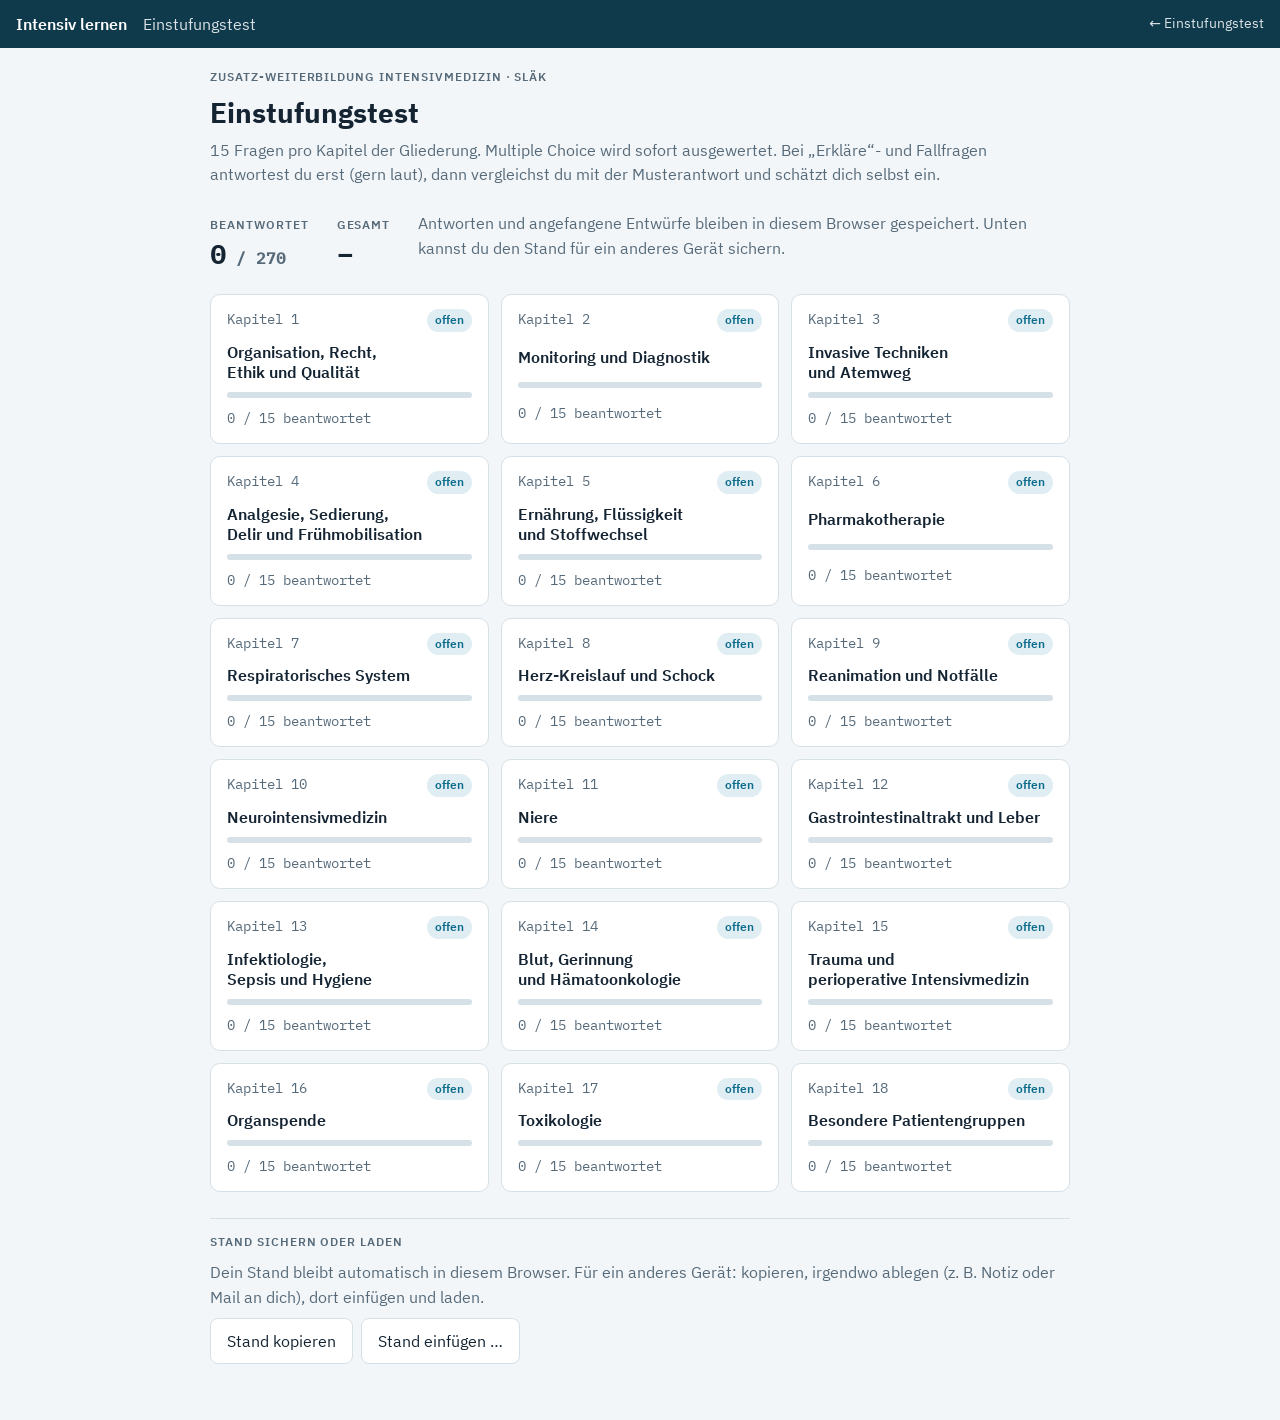
<file: einstufung/test/index.html>
<!doctype html>
<html lang="de">
<head>
<meta charset="utf-8">
<meta name="viewport" content="width=device-width, initial-scale=1, viewport-fit=cover">
<title>Einstufungstest Intensivmedizin</title>
<style>body{margin:0}img{max-width:100%}[hidden]{display:none!important}</style>
</head>
<body>

<style>
/* Layout: eine ruhige Spalte wie ein Prüfungsbogen; Übersicht als Raster aus 18 Kapitelkarten, Frage-Ansicht einspaltig. */
:root {
  --bg: #f3f6f8;
  --surface: #ffffff;
  --ink: #142433;
  --muted: #566a7a;
  --line: #d6e0e7;
  --accent: #0d6c8c;
  --accent-ink: #ffffff;
  --accent-soft: #e0eef4;
  --ok: #1f7a4d;
  --ok-soft: #e1f2e8;
  --mid: #9a6408;
  --mid-soft: #fbefd9;
  --bad: #b3362d;
  --bad-soft: #f8e2df;
  --font-body: "IBM Plex Sans", system-ui, -apple-system, "Segoe UI", sans-serif;
  --font-mono: "IBM Plex Mono", ui-monospace, Menlo, Consolas, monospace;
}
@media (prefers-color-scheme: dark) { :root:not([data-theme="light"]) {
  --bg: #0f171e; --surface: #16222c; --ink: #e3ebf1; --muted: #93a6b5; --line: #2a3a47;
  --accent: #4fb3d6; --accent-ink: #08202a; --accent-soft: #173543;
  --ok: #5cc28d; --ok-soft: #173426; --mid: #e0a740; --mid-soft: #3a2c12; --bad: #ef7d72; --bad-soft: #3d1c19;
  color-scheme: dark } }
:root[data-theme="dark"] {
  --bg: #0f171e; --surface: #16222c; --ink: #e3ebf1; --muted: #93a6b5; --line: #2a3a47;
  --accent: #4fb3d6; --accent-ink: #08202a; --accent-soft: #173543;
  --ok: #5cc28d; --ok-soft: #173426; --mid: #e0a740; --mid-soft: #3a2c12; --bad: #ef7d72; --bad-soft: #3d1c19;
  color-scheme: dark }

body { background: var(--bg); color: var(--ink); font-family: var(--font-body); font-size: 16px; line-height: 1.55;
  padding-left: max(16px, env(safe-area-inset-left, 0px)); padding-right: max(16px, env(safe-area-inset-right, 0px)); padding-block: 20px 48px; }
.wrap { max-width: 860px; margin: 0 auto; display: grid; gap: 24px; }
h1, h2, h3 { text-wrap: balance; margin: 0; line-height: 1.25; }
h1 { font-size: 1.75rem; font-weight: 700; }
h2 { font-size: 1.25rem; font-weight: 600; }
p { margin: 0; }
.muted { color: var(--muted); }
.eyebrow { font-size: .75rem; letter-spacing: .08em; text-transform: uppercase; color: var(--muted); font-weight: 600; }
.mono { font-family: var(--font-mono); font-variant-numeric: tabular-nums; }
button { font: inherit; cursor: pointer; border-radius: 8px; border: 1px solid var(--line); background: var(--surface); color: var(--ink); padding: 10px 16px; min-height: 44px; }
button:hover { border-color: var(--accent); }
button:focus-visible, textarea:focus-visible, a:focus-visible { outline: 3px solid var(--accent); outline-offset: 2px; }
button.primary { background: var(--accent); color: var(--accent-ink); border-color: var(--accent); font-weight: 600; }
button:disabled { opacity: .5; cursor: default; }
a { color: var(--accent); }

header.top { display: grid; gap: 8px; }
.summary { display: flex; flex-wrap: wrap; gap: 12px 28px; align-items: baseline; }
.summary .big { font-size: 1.6rem; font-weight: 700; font-family: var(--font-mono); }

.grid { display: grid; grid-template-columns: repeat(auto-fill, minmax(250px, 1fr)); gap: 12px; }
.card { background: var(--surface); border: 1px solid var(--line); border-radius: 10px; padding: 14px 16px; display: grid; gap: 10px; text-align: left; }
.card .row { display: flex; justify-content: space-between; gap: 8px; align-items: baseline; }
.card .nr { font-family: var(--font-mono); color: var(--muted); font-size: .85rem; }
.card h3 { font-size: 1rem; font-weight: 600; min-width: 0; }
.bar { height: 6px; border-radius: 3px; background: var(--line); overflow: hidden; display: flex; }
.bar span { display: block; height: 100%; }
.pill { display: inline-block; font-size: .75rem; font-weight: 600; padding: 2px 8px; border-radius: 999px; white-space: nowrap; }
.pill.ok { background: var(--ok-soft); color: var(--ok); }
.pill.mid { background: var(--mid-soft); color: var(--mid); }
.pill.bad { background: var(--bad-soft); color: var(--bad); }
.pill.none { background: var(--accent-soft); color: var(--accent); }
.card.empty { opacity: .6; }

.quiz { background: var(--surface); border: 1px solid var(--line); border-radius: 12px; padding: 20px; display: grid; gap: 18px; }
.qhead { display: flex; flex-wrap: wrap; gap: 8px 14px; align-items: center; justify-content: space-between; }
.dots { display: flex; flex-wrap: wrap; gap: 4px; }
.dots i { width: 14px; height: 14px; border-radius: 3px; background: var(--line); display: block; }
.dots i.cur { outline: 2px solid var(--accent); outline-offset: 1px; }
.dots i.ok { background: var(--ok); } .dots i.mid { background: var(--mid); } .dots i.bad { background: var(--bad); }
.qtext { font-size: 1.1rem; white-space: pre-wrap; }
.typ { font-size: .75rem; font-weight: 600; letter-spacing: .06em; text-transform: uppercase; color: var(--accent); }
.opts { display: grid; gap: 8px; }
.opts button { text-align: left; display: grid; grid-template-columns: 28px 1fr; gap: 8px; align-items: start; }
.opts button b { font-family: var(--font-mono); }
.opts button.right { border-color: var(--ok); background: var(--ok-soft); }
.opts button.wrong { border-color: var(--bad); background: var(--bad-soft); }
textarea { width: 100%; box-sizing: border-box; min-height: 150px; font: inherit; color: var(--ink); background: var(--bg); border: 1px solid var(--line); border-radius: 8px; padding: 12px; resize: vertical; }
.partial { color: var(--muted); font-style: italic; min-height: 1.4em; }
.actions { display: flex; flex-wrap: wrap; gap: 8px; }
.mic.on { background: var(--bad); color: #fff; border-color: var(--bad); }
.result { border-top: 1px solid var(--line); padding-top: 16px; display: grid; gap: 12px; }
.result ul { margin: 0; padding-left: 1.2em; display: grid; gap: 4px; }
.verdict { display: flex; gap: 10px; align-items: center; flex-wrap: wrap; }
.sources { font-size: .85rem; color: var(--muted); }
.note { font-size: .9rem; padding: 10px 12px; border-radius: 8px; background: var(--accent-soft); }
.hidden-ans { color: var(--muted); }
@media (prefers-reduced-motion: no-preference) { .bar span { transition: width .4s ease; } }
.stand { display: grid; gap: 8px; border-top: 1px solid var(--line); padding-top: 14px; margin-top: 6px; }
.stand p { margin: 0; }
.stand textarea { min-height: 80px; font-family: var(--font-mono); font-size: .8rem; }
</style>
<link rel="stylesheet" href="../../assets/design.css">
<style>/* Namen dieser Seite auf die gemeinsamen Farben legen */
:root,:root:not([data-theme="light"]),:root[data-theme="dark"]{--panel:var(--surface);--fg:var(--ink);--warn:var(--mid);--warn-soft:var(--mid-soft);--f-body:var(--font-body);--f-head:var(--font-body);--f-mono:var(--font-mono)}
body{margin:0;padding-top:0!important}.il-kopf{margin:0 calc(50% - 50vw) 20px}</style>
<header class="il-kopf"><div class="il-kopf__innen"><a class="il-kopf__name" href="../../index.html">Intensiv lernen</a><span class="il-kopf__titel">Einstufungstest</span><a class="il-kopf__zurueck" href="../../einstufungstest.html">← Einstufungstest</a></div></header>


<div class="wrap">
  <header class="top">
    <span class="eyebrow">Zusatz-Weiterbildung Intensivmedizin · SLÄK</span>
    <h1>Einstufungstest</h1>
    <p class="muted" id="intro">15 Fragen pro Kapitel der Gliederung. Multiple Choice wird sofort ausgewertet, „Erkläre“- und Fallfragen beantwortest du frei, gern per Mikrofon wie im Fachgespräch. Claude vergleicht deine Antwort mit der Musterantwort aus unseren Materialien.</p>
  </header>
  <main id="app"><p class="muted">Lade Fragen …</p></main>
</div>

<script>
const BLOCKS = ["Organisation, Recht, Ethik und Qualität","Monitoring und Diagnostik","Invasive Techniken und Atemweg","Analgesie, Sedierung, Delir und Frühmobilisation","Ernährung, Flüssigkeit und Stoffwechsel","Pharmakotherapie","Respiratorisches System","Herz-Kreislauf und Schock","Reanimation und Notfälle","Neurointensivmedizin","Niere","Gastrointestinaltrakt und Leber","Infektiologie, Sepsis und Hygiene","Blut, Gerinnung und Hämatoonkologie","Trauma und perioperative Intensivmedizin","Organspende","Toxikologie","Besondere Patientengruppen"];
const TYP = { mc: "Multiple Choice", erklaere: "Erkläre", fall: "Fallbeispiel" };
const app = document.getElementById("app");
let QUESTIONS = [];            // all questions
let ANSWERS = {};              // id -> stored answer
let caps = { db: null, sample: null, dict: null, tts: null };
let state = { view: "overview", block: null, idx: 0 };

const esc = s => String(s ?? "").replace(/[&<>"']/g, c => ({ "&": "&amp;", "<": "&lt;", ">": "&gt;", '"': "&quot;", "'": "&#39;" }[c]));
const lvl = p => p == null ? "none" : p >= 0.75 ? "ok" : p >= 0.45 ? "mid" : "bad";
const lvlText = { ok: "sicher", mid: "teilweise", bad: "Lücke", none: "offen" };
const pct = p => Math.round(p * 100) + " %";

function lsGet() { try { return JSON.parse(localStorage.getItem("einstufung_antworten") || "{}"); } catch { return {}; } }
function lsSet() { try { localStorage.setItem("einstufung_antworten", JSON.stringify(ANSWERS)); } catch {} }

async function saveAnswer(a) {
  ANSWERS[a.id] = a; lsSet(); clearDraft(a.id);
  if (caps.db) { try { await caps.db.collection("antworten").doc(a.id).set(a); } catch (e) { console.warn("db", e); } }
}

async function loadQuestions() {
  const out = [];
  await Promise.all(BLOCKS.map(async (_, i) => {
    const n = String(i + 1).padStart(2, "0");
    try {
      const r = await fetch(`fragen/block_${n}.json`);
      if (!r.ok) return;
      const j = await r.json();
      (j.fragen || []).forEach(q => out.push({ ...q, block: i + 1 }));
    } catch {}
  }));
  out.sort((a, b) => a.id.localeCompare(b.id));
  return out;
}

function blockStats(b) {
  const qs = QUESTIONS.filter(q => q.block === b);
  const done = qs.filter(q => ANSWERS[q.id]);
  const score = done.length ? done.reduce((s, q) => s + (ANSWERS[q.id].punkte || 0), 0) / done.length : null;
  return { total: qs.length, done: done.length, score, drafts: qs.filter(q => !ANSWERS[q.id] && DRAFTS[q.id]).length };
}

function renderOverview() {
  state.view = "overview";
  const all = QUESTIONS.filter(q => ANSWERS[q.id]);
  const overall = all.length ? all.reduce((s, q) => s + ANSWERS[q.id].punkte, 0) / all.length : null;
  let html = `<div style="display:grid;gap:20px">
    <div class="summary">
      <div><div class="eyebrow">Beantwortet</div><div class="big">${all.length}<span class="muted" style="font-size:1rem"> / ${QUESTIONS.length}</span></div></div>
      <div><div class="eyebrow">Gesamt</div><div class="big">${overall == null ? "–" : pct(overall)}</div></div>
      <div class="muted" style="flex:1;min-width:200px">${caps.db ? "Antworten und Entwürfe werden automatisch gespeichert und erscheinen auf jedem Gerät, auf dem du diese Seite bei claude.ai öffnest (PC, Handy, App)." : "Antworten und angefangene Entwürfe bleiben in diesem Browser gespeichert. Unten kannst du den Stand für ein anderes Gerät sichern."}</div>
    </div>
    ${resumeHtml()}
    <div class="grid">`;
  BLOCKS.forEach((t, i) => {
    const b = i + 1, s = blockStats(b), l = s.done ? lvl(s.score) : "none";
    const w = s.total ? (s.done / s.total * 100) : 0;
    html += `<button class="card${s.total ? "" : " empty"}" data-block="${b}" ${s.total ? "" : "disabled"}>
      <div class="row"><span class="nr">Kapitel ${b}</span><span class="pill ${l}">${s.total ? (s.done ? lvlText[l] + " · " + pct(s.score) : "offen") : "Fragen folgen"}</span></div>
      <h3>${esc(t)}</h3>
      <div class="bar"><span style="width:${w}%;background:var(--${l === "none" ? "accent" : l})"></span></div>
      <span class="muted mono" style="font-size:.85rem">${s.done} / ${s.total || 15} beantwortet${s.drafts ? ` · ${s.drafts} angefangen` : ""}</span>
    </button>`;
  });
  html += `</div></div>`;
  app.innerHTML = html;
  app.firstElementChild.appendChild(standPanel(null));
  app.querySelectorAll("[data-block]").forEach(el => el.addEventListener("click", () => openBlock(+el.dataset.block)));
  const r = document.getElementById("resume");
  if (r) r.onclick = () => openBlock(+r.dataset.b);
}

function resumeHtml() {
  // Zuletzt bearbeitetes Kapitel mit offenen Fragen (Antworten und Entwürfe)
  const events = [...Object.values(ANSWERS), ...Object.values(DRAFTS)].filter(a => a && a.zeit && a.id)
    .map(a => ({ zeit: a.zeit, block: QUESTIONS.find(q => q.id === a.id)?.block })).filter(e => e.block)
    .sort((a, b) => b.zeit.localeCompare(a.zeit));
  for (const e of events) {
    const s = blockStats(e.block);
    if (s.done < s.total) return `<div class="actions"><button id="resume" class="primary" data-b="${e.block}">Weitermachen: Kapitel ${e.block}</button></div>`;
  }
  return "";
}

function openBlock(b) {
  const qs = QUESTIONS.filter(q => q.block === b);
  const firstOpen = qs.findIndex(q => !ANSWERS[q.id]);
  state = { view: "block", block: b, idx: firstOpen < 0 ? 0 : firstOpen };
  try { const last = JSON.parse(localStorage.getItem("einstufung_position") || "{}")[b]; if (firstOpen >= 0 && Number.isInteger(last) && last < qs.length && !ANSWERS[qs[last].id]) state.idx = last; } catch {}
  location.hash = "kapitel-" + b;
  renderQuestion();
}

function renderQuestion() {
  stopMic();
  const qs = QUESTIONS.filter(q => q.block === state.block);
  const q = qs[state.idx], a = ANSWERS[q.id];
  const dots = qs.map((x, i) => `<i class="${ANSWERS[x.id] ? lvl(ANSWERS[x.id].punkte) : ""}${i === state.idx ? " cur" : ""}" title="Frage ${i + 1}"></i>`).join("");
  let body = "";
  if (q.typ === "mc") {
    body = `<div class="opts">${q.optionen.map((o, i) => {
      const cls = a ? (i === q.richtig ? "right" : i === a.wahl ? "wrong" : "") : "";
      return `<button data-opt="${i}" class="${cls}" ${a ? "disabled" : ""}><b>${"ABCD"[i]}</b><span>${esc(o.replace(/^[A-D][\s.)]+/, ""))}</span></button>`;
    }).join("")}</div>`;
  } else {
    body = `<label class="eyebrow" for="antwort">Deine Antwort</label>
      <textarea id="antwort" placeholder="Antworte so, wie du es dem Prüfer sagen würdest …" ${a ? "readonly" : ""}>${esc(a ? a.antwort : draft(q.id))}</textarea>${a ? "" : `<span id="gespeichert" class="muted mono" style="font-size:.8rem">${draft(q.id) ? "Entwurf gespeichert" : ""}</span>`}
      <div class="partial" id="partial"></div>
      ${a ? "" : `<div class="actions">
        ${caps.dict ? `<button id="mic" class="mic">Mikrofon an</button>` : ""}
        <button id="send" class="primary">Antwort auswerten</button>
        <button id="skip">Weiß ich nicht</button>
      </div>`}`;
  }
  app.innerHTML = `<div class="quiz">
    <div class="qhead">
      <button id="back">← Übersicht</button>
      <span class="mono muted">Kapitel ${state.block} · Frage ${state.idx + 1}/${qs.length}</span>
    </div>
    <div class="dots">${dots}</div>
    <div style="display:grid;gap:8px">
      <span class="typ">${TYP[q.typ] || q.typ} · ${esc(q.unterthema || "")}</span>
      <p class="qtext">${esc(q.frage)}</p>
      ${caps.tts ? `<div><button id="read">Frage vorlesen</button></div>` : ""}
    </div>
    ${body}
    <div id="result">${a ? resultHtml(q, a) : ""}</div>
    <div class="actions" style="justify-content:space-between">
      <button id="prev" ${state.idx === 0 ? "disabled" : ""}>← Zurück</button>
      ${a ? `<button id="redo">Nochmal beantworten</button>` : ""}
      <button id="next" class="${a ? "primary" : ""}">${state.idx === qs.length - 1 ? "Zur Übersicht" : "Weiter →"}</button>
    </div>
  </div>`;
  document.getElementById("back").onclick = () => { location.hash = ""; renderOverview(); };
  try { const pos = JSON.parse(localStorage.getItem("einstufung_position") || "{}"); pos[state.block] = state.idx; localStorage.setItem("einstufung_position", JSON.stringify(pos)); } catch {}
  if (!caps.db && !app.querySelector(".stand")) app.appendChild(standPanel(state.block));
  document.getElementById("prev").onclick = () => { state.idx--; renderQuestion(); };
  document.getElementById("next").onclick = () => { if (state.idx === qs.length - 1) { location.hash = ""; renderOverview(); } else { state.idx++; renderQuestion(); } };
  const redo = document.getElementById("redo");
  if (redo) redo.onclick = () => { delete ANSWERS[q.id]; lsSet(); if (caps.db) caps.db.collection("antworten").doc(q.id).delete().catch(() => {}); renderQuestion(); };
  const rd = document.getElementById("read");
  if (rd) rd.onclick = () => {
    const txt = q.typ === "mc" ? q.frage + " " + q.optionen.map((o, i) => "ABCD"[i] + ": " + o.replace(/^[A-D][\s.)]+/, "")).join(". ") : q.frage;
    caps.tts.speak(txt.slice(0, 2000), { language: "de" }).catch(() => {});
  };
  if (q.typ === "mc" && !a) app.querySelectorAll("[data-opt]").forEach(el => el.onclick = () => answerMc(q, +el.dataset.opt));
  const ta = document.getElementById("antwort");
  if (ta && !a) ta.oninput = () => setDraft(q.id, ta.value);
  const send = document.getElementById("send");
  if (send) send.onclick = () => gradeFree(q, ta.value.trim());
  const skip = document.getElementById("skip");
  if (skip) skip.onclick = () => saveAnswer({ id: q.id, block: q.block, typ: q.typ, antwort: "", punkte: 0, bewertung: { stufe: "luecke", feedback: "Als nicht gewusst markiert." }, zeit: new Date().toISOString() }).then(renderQuestion);
  const mic = document.getElementById("mic");
  if (mic) mic.onclick = () => toggleMic(q);
}

// Entwürfe: angefangene freie Antworten bleiben erhalten (Browser, bei Claude zusätzlich in der Datenbank)
let DRAFTS = {};
function draftsGet() { try { return JSON.parse(localStorage.getItem("einstufung_entwuerfe") || "{}"); } catch { return {}; } }
function draftsSet() { try { localStorage.setItem("einstufung_entwuerfe", JSON.stringify(DRAFTS)); } catch {} }
function draft(id) { return (DRAFTS[id] && DRAFTS[id].text) || ""; }
const draftTimers = {};
function setDraft(id, v) {
  if (v && v.trim()) DRAFTS[id] = { id, text: v, zeit: new Date().toISOString() }; else delete DRAFTS[id];
  draftsSet();
  const st = document.getElementById("gespeichert"); if (st) st.textContent = v && v.trim() ? "Entwurf gespeichert" : "";
  if (caps.db) {
    clearTimeout(draftTimers[id]);
    draftTimers[id] = setTimeout(() => {
      const ref = caps.db.collection("entwuerfe").doc(id);
      (DRAFTS[id] ? ref.set(DRAFTS[id]) : ref.delete()).catch(() => {});
    }, 1500);
  }
}
function clearDraft(id) { if (DRAFTS[id]) setDraft(id, ""); }

// Stand sichern und laden (für anderen Browser oder anderes Gerät), gesamt oder pro Kapitel
function exportStand(block) {
  const ids = new Set(QUESTIONS.filter(q => !block || q.block === block).map(q => q.id));
  const pick = o => Object.fromEntries(Object.entries(o).filter(([k]) => ids.has(k)));
  return JSON.stringify({ einstufung: 1, kapitel: block || "alle", zeit: new Date().toISOString(), antworten: pick(ANSWERS), entwuerfe: pick(DRAFTS) });
}
async function importStand(text) {
  const d = JSON.parse(text);
  if (!d || d.einstufung !== 1) throw new Error("Das ist kein gespeicherter Stand dieses Tests.");
  let n = 0;
  for (const [k, v] of Object.entries(d.antworten || {})) { if (!ANSWERS[k] || (v.zeit || "") > (ANSWERS[k].zeit || "")) { await saveAnswer(v); n++; } }
  for (const [k, v] of Object.entries(d.entwuerfe || {})) { if (!ANSWERS[k] && (!DRAFTS[k] || (v.zeit || "") > (DRAFTS[k].zeit || ""))) { setDraft(k, v.text); n++; } }
  return n;
}
function standPanel(block) {
  const box = document.createElement("div");
  box.className = "stand";
  box.innerHTML = `<div class="eyebrow">${block ? "Stand dieses Kapitels" : "Stand sichern oder laden"}</div>
    <p class="muted">${caps.db ? "Hier brauchst du das nur, um einen Stand von der öffentlichen Webseite zu übernehmen: dort kopieren, hier einfügen und laden." : "Dein Stand bleibt automatisch in diesem Browser. Für ein anderes Gerät: kopieren, irgendwo ablegen (z. B. Notiz oder Mail an dich), dort einfügen und laden."}</p>
    <div class="actions"><button id="st-copy">Stand kopieren</button><button id="st-show">Stand einfügen …</button></div>
    <div id="st-in" hidden><textarea id="st-text" placeholder="Gespeicherten Stand hier einfügen"></textarea>
      <div class="actions"><button id="st-load" class="primary">Laden</button></div></div>
    <p id="st-msg" class="muted mono"></p>`;
  const msg = box.querySelector("#st-msg");
  box.querySelector("#st-copy").onclick = async () => {
    const s = exportStand(block);
    try { await navigator.clipboard.writeText(s); msg.textContent = "Kopiert."; }
    catch { box.querySelector("#st-in").hidden = false; const ta = box.querySelector("#st-text"); ta.value = s; ta.select(); msg.textContent = "Kopieren ging nicht automatisch – der Text ist markiert, bitte selbst kopieren."; }
  };
  box.querySelector("#st-show").onclick = () => { box.querySelector("#st-in").hidden = false; box.querySelector("#st-text").focus(); };
  box.querySelector("#st-load").onclick = async () => {
    try { const n = await importStand(box.querySelector("#st-text").value.trim()); msg.textContent = n + " Einträge übernommen."; setTimeout(() => state.view === "overview" ? renderOverview() : renderQuestion(), 800); }
    catch (e) { msg.textContent = e.message && !e.message.startsWith("Unexpected") ? e.message : "Der Text ist kein gültiger Stand. Bitte vollständig einfügen."; }
  };
  return box;
}

function resultHtml(q, a) {
  const l = lvl(a.punkte);
  const b = a.bewertung || {};
  const list = (title, arr) => arr && arr.length ? `<div><div class="eyebrow">${title}</div><ul>${arr.map(x => `<li>${esc(x)}</li>`).join("")}</ul></div>` : "";
  const src = (q.quellen || []).map(s => `${esc(s.titel)}${s.seite ? ", S. " + esc(s.seite) : ""}${s.kennung ? ` <span class="mono">[${esc(s.kennung)}]</span>` : ""}`).join("<br>");
  const url = q.url && /^https:\/\//.test(q.url) ? ` <a href="${esc(q.url)}" target="_blank" rel="noopener">Internetquelle</a>` : "";
  return `<div class="result">
    <div class="verdict"><span class="pill ${l}">${lvlText[l]} · ${pct(a.punkte)}</span>${b.feedback ? `<span>${esc(b.feedback)}</span>` : ""}</div>
    ${list("Richtig genannt", b.genannt)}${list("Gefehlt", b.fehlend)}${list("Falsch oder ungenau", b.falsch)}
    <div><div class="eyebrow">Musterantwort</div><ul>${(q.musterantwort || []).map(x => `<li>${esc(x)}</li>`).join("")}</ul></div>
    <div class="sources">${src || ""}${q.in_materialien === false ? `<br>Nicht in unseren Materialien belegt.` : ""}${url}</div>
  </div>`;
}

async function answerMc(q, i) {
  await saveAnswer({ id: q.id, block: q.block, typ: q.typ, wahl: i, antwort: "ABCD"[i], punkte: i === q.richtig ? 1 : 0, bewertung: { feedback: i === q.richtig ? "Richtig." : `Richtig wäre ${"ABCD"[q.richtig]}.` }, zeit: new Date().toISOString() });
  renderQuestion();
}

async function gradeFree(q, text) {
  const res = document.getElementById("result");
  if (!text) { res.innerHTML = `<p class="note">Schreib oder sprich zuerst eine Antwort, oder wähle „Weiß ich nicht“.</p>`; return; }
  await stopMic();
  let bewertung, punkte;
  if (caps.sample) {
    document.getElementById("send").disabled = true;
    res.innerHTML = `<p class="note">Claude bewertet deine Antwort …</p>`;
    const prompt = `Du bist Prüfer im mündlichen Fachgespräch Zusatz-Weiterbildung Intensivmedizin (Ärztekammer Sachsen). Bewerte die Antwort des Kandidaten streng, aber fair, nur gegen die Musterantwort und das Bewertungskriterium. Die Antwort kann per Spracherkennung entstanden sein: ignoriere Tipp- und Erkennungsfehler, wenn der Sinn klar ist.

Frage (${TYP[q.typ]}): ${q.frage}
Musterantwort (Kernpunkte): ${(q.musterantwort || []).map(x => "- " + x).join("\n")}
Für volle Punktzahl nötig: ${q.bewertung || "die Kernpunkte"}

Antwort des Kandidaten:
"""${text}"""

Gib nur JSON zurück: {"punkte": Zahl 0 bis 1 (Anteil der Kernpunkte, Abzug für gefährliche Fehler), "genannt": [Kernpunkte, die er korrekt genannt hat], "fehlend": [wichtige fehlende Kernpunkte], "falsch": [sachlich falsche oder gefährliche Aussagen, sonst leer], "feedback": "ein Satz auf Deutsch, direkt an den Kandidaten (du)"}`;
    try {
      bewertung = await caps.sample.json(prompt, { modelTier: "default", cache: false });
      punkte = Math.max(0, Math.min(1, Number(bewertung.punkte) || 0));
    } catch (e) {
      bewertung = null;
      if (e && e.code === "not_granted") caps.sample = null;
    }
  }
  if (!bewertung) {
    // Ohne Claude: Selbsteinschätzung nach Vergleich mit der Musterantwort
    res.innerHTML = `<div class="result"><div><div class="eyebrow">Musterantwort</div><ul>${(q.musterantwort || []).map(x => `<li>${esc(x)}</li>`).join("")}</ul></div>
      <p>Vergleiche selbst: Wie viel davon hattest du?</p>
      <div class="actions"><button data-self="1">Alles</button><button data-self="0.6">Das Meiste</button><button data-self="0.3">Wenig</button><button data-self="0">Nichts</button></div></div>`;
    res.querySelectorAll("[data-self]").forEach(el => el.onclick = async () => {
      await saveAnswer({ id: q.id, block: q.block, typ: q.typ, antwort: text, punkte: +el.dataset.self, bewertung: { feedback: "Selbsteinschätzung." }, zeit: new Date().toISOString() });
      renderQuestion();
    });
    return;
  }
  await saveAnswer({ id: q.id, block: q.block, typ: q.typ, antwort: text, punkte, bewertung: { genannt: bewertung.genannt || [], fehlend: bewertung.fehlend || [], falsch: bewertung.falsch || [], feedback: String(bewertung.feedback || "") }, zeit: new Date().toISOString() });
  renderQuestion();
}

let micOn = false, offs = [];
function toggleMic(q) {
  if (micOn) { stopMic(); return; }
  const d = caps.dict, btn = document.getElementById("mic"), ta = document.getElementById("antwort"), pt = document.getElementById("partial");
  offs.push(d.onPartial(({ text }) => { pt.textContent = text; }));
  offs.push(d.onFinal(({ text }) => { ta.value = (ta.value ? ta.value.replace(/\s*$/, " ") : "") + text; pt.textContent = ""; setDraft(q.id, ta.value); }));
  offs.push(d.onState(({ state: s }) => {
    micOn = s === "listening" || s === "starting";
    btn.classList.toggle("on", micOn); btn.textContent = micOn ? "Mikrofon aus" : "Mikrofon an";
    if (s === "idle") { offs.forEach(f => f()); offs = []; }
  }));
  d.start({ language: "de-DE" }).catch(e => {
    offs.forEach(f => f()); offs = [];
    if (e && e.code === "not_granted") { caps.dict = null; btn.remove(); }
    pt.textContent = e && e.code === "not_granted" ? "Mikrofon nicht freigegeben, bitte tippen." : "Mikrofon konnte nicht starten.";
  });
}
async function stopMic() { if (micOn && caps.dict) { try { await caps.dict.stop(); } catch {} } micOn = false; }

async function start() {
  if (!(window.claude && window.claude.use)) {
    document.getElementById("intro").textContent = "15 Fragen pro Kapitel der Gliederung. Multiple Choice wird sofort ausgewertet. Bei „Erkläre“- und Fallfragen antwortest du erst (gern laut), dann vergleichst du mit der Musterantwort und schätzt dich selbst ein.";
  }
  QUESTIONS = await loadQuestions();
  ANSWERS = lsGet();
  DRAFTS = draftsGet();
  const m = /^#kapitel-(\d+)$/.exec(location.hash);
  if (m && QUESTIONS.some(q => q.block === +m[1])) openBlock(+m[1]); else renderOverview();
  const use = n => (window.claude && window.claude.use ? window.claude.use(n).catch(() => null) : Promise.resolve(null));
  use("sample").then(s => { caps.sample = s; });
  use("dictation").then(d => { caps.dict = d; if (state.view === "block") rerenderSafe(); });
  use("tts").then(t => { caps.tts = t; if (state.view === "block") rerenderSafe(); });
  use("db").then(async db => {
    caps.db = db;
    if (!db) return;
    try {
      const snap = await db.collection("antworten").get();
      snap.docs.forEach(d => { const v = d.data(); if (v && v.id) ANSWERS[v.id] = v; });
      lsSet();
      const es = await db.collection("entwuerfe").get();
      es.docs.forEach(d => { const v = d.data(); if (v && v.id && !ANSWERS[v.id] && (!DRAFTS[v.id] || (v.zeit || "") > (DRAFTS[v.id].zeit || ""))) DRAFTS[v.id] = v; });
      draftsSet();
    } catch (e) { console.warn(e); }
    if (state.view === "overview") renderOverview(); else rerenderSafe();
  });
}
function rerenderSafe() {
  const ta = document.getElementById("antwort");
  if (ta && document.activeElement === ta) return; // nicht beim Tippen stören
  if (!micOn) renderQuestion();
}
window.addEventListener("hashchange", () => {
  const m = /^#kapitel-(\d+)$/.exec(location.hash);
  if (m && state.block !== +m[1]) openBlock(+m[1]);
  else if (!m && state.view !== "overview") renderOverview();
});
start();
</script>


</body>
</html>
</file>
<file: assets/design.css>
/* Gemeinsames Design für alle Seiten von „Intensiv lernen“:
   öffentliche Seite (GitHub Pages), private Seite (NAS) und eigenständige HTML-Seiten
   wie die Einstufungstest-Nachschlageseite. Hier stehen nur Farben, Schriften und Maße.
   Wie die MkDocs-Seiten sie verwenden, steht in eigen.css.
   Schriften liegen lokal (IBM Plex, SIL OFL 1.1, siehe fonts/OFL.txt): kein Abruf bei Google. */

@font-face { font-family: "IBM Plex Sans"; font-style: normal; font-weight: 400; font-display: swap; src: url("fonts/ibm-plex-sans-latin-400-normal.woff2") format("woff2"); }
@font-face { font-family: "IBM Plex Sans"; font-style: italic; font-weight: 400; font-display: swap; src: url("fonts/ibm-plex-sans-latin-400-italic.woff2") format("woff2"); }
@font-face { font-family: "IBM Plex Sans"; font-style: normal; font-weight: 500; font-display: swap; src: url("fonts/ibm-plex-sans-latin-500-normal.woff2") format("woff2"); }
@font-face { font-family: "IBM Plex Sans"; font-style: normal; font-weight: 600; font-display: swap; src: url("fonts/ibm-plex-sans-latin-600-normal.woff2") format("woff2"); }
@font-face { font-family: "IBM Plex Sans"; font-style: normal; font-weight: 700; font-display: swap; src: url("fonts/ibm-plex-sans-latin-700-normal.woff2") format("woff2"); }
@font-face { font-family: "IBM Plex Mono"; font-style: normal; font-weight: 400; font-display: swap; src: url("fonts/ibm-plex-mono-latin-400-normal.woff2") format("woff2"); }
@font-face { font-family: "IBM Plex Mono"; font-style: normal; font-weight: 500; font-display: swap; src: url("fonts/ibm-plex-mono-latin-500-normal.woff2") format("woff2"); }

/* Helle Farben. [data-md-color-scheme] setzt MkDocs am <body>, wenn man umschaltet. */
:root, [data-md-color-scheme="default"] {
  --bg: #f3f6f8;
  --surface: #ffffff;
  --surface-2: #f7fafb;
  --ink: #142433;
  --muted: #566a7a;
  --line: #d6e0e7;
  --accent: #0d6c8c;
  --accent-strong: #0a5570;
  --accent-ink: #ffffff;
  --accent-soft: #e0eef4;
  --head: #0f3a4c;
  --head-ink: #ffffff;
  --ok: #1f7a4d;
  --ok-soft: #e1f2e8;
  --mid: #9a6408;
  --mid-soft: #fbefd9;
  --bad: #b3362d;
  --bad-soft: #f8e2df;
  --shadow: 0 1px 2px rgba(20, 36, 51, .06), 0 4px 16px rgba(20, 36, 51, .05);
  --radius: 10px;
  --font-body: "IBM Plex Sans", system-ui, -apple-system, "Segoe UI", sans-serif;
  --font-mono: "IBM Plex Mono", ui-monospace, Menlo, Consolas, monospace;
}

/* Dunkle Farben: eigenständige Seiten folgen dem System, MkDocs dem Umschalter.
   Die Selektoren entsprechen denen der Einstufungstest-Seite, damit diese Datei sie überschreibt. */
@media (prefers-color-scheme: dark) {
  :root:not([data-theme="light"]) {
    --bg: #0f171e; --surface: #16222c; --surface-2: #1a2833; --ink: #e3ebf1; --muted: #93a6b5; --line: #2a3a47;
    --accent: #4fb3d6; --accent-strong: #7cc8e3; --accent-ink: #08202a; --accent-soft: #173543;
    --head: #0b1a23; --head-ink: #e3ebf1;
    --ok: #5cc28d; --ok-soft: #173426; --mid: #e0a740; --mid-soft: #3a2c12; --bad: #ef7d72; --bad-soft: #3d1c19;
    --shadow: 0 1px 2px rgba(0, 0, 0, .3);
    color-scheme: dark;
  }
}
:root[data-theme="dark"], [data-md-color-scheme="slate"] {
  --bg: #0f171e; --surface: #16222c; --surface-2: #1a2833; --ink: #e3ebf1; --muted: #93a6b5; --line: #2a3a47;
  --accent: #4fb3d6; --accent-strong: #7cc8e3; --accent-ink: #08202a; --accent-soft: #173543;
  --head: #0b1a23; --head-ink: #e3ebf1;
  --ok: #5cc28d; --ok-soft: #173426; --mid: #e0a740; --mid-soft: #3a2c12; --bad: #ef7d72; --bad-soft: #3d1c19;
  --shadow: 0 1px 2px rgba(0, 0, 0, .3);
  color-scheme: dark;
}

/* Kopfleiste für eigenständige Seiten, gleich aussehend wie die MkDocs-Kopfleiste */
.il-kopf { background: var(--head); color: var(--head-ink); font-family: var(--font-body); }
.il-kopf__innen { max-width: 1600px; margin: 0 auto; padding: 0 16px; min-height: 48px; display: flex; align-items: center; gap: 16px; flex-wrap: wrap; }
.il-kopf a { color: inherit; text-decoration: none; }
.il-kopf__name { font-weight: 600; font-size: 1rem; }
.il-kopf__zurueck { margin-left: auto; font-size: .875rem; opacity: .85; }
.il-kopf__zurueck:hover { opacity: 1; text-decoration: underline; }
.il-kopf__titel { opacity: .85; }
@media (max-width: 600px) { .il-kopf__titel { display: none; } }
</file>
